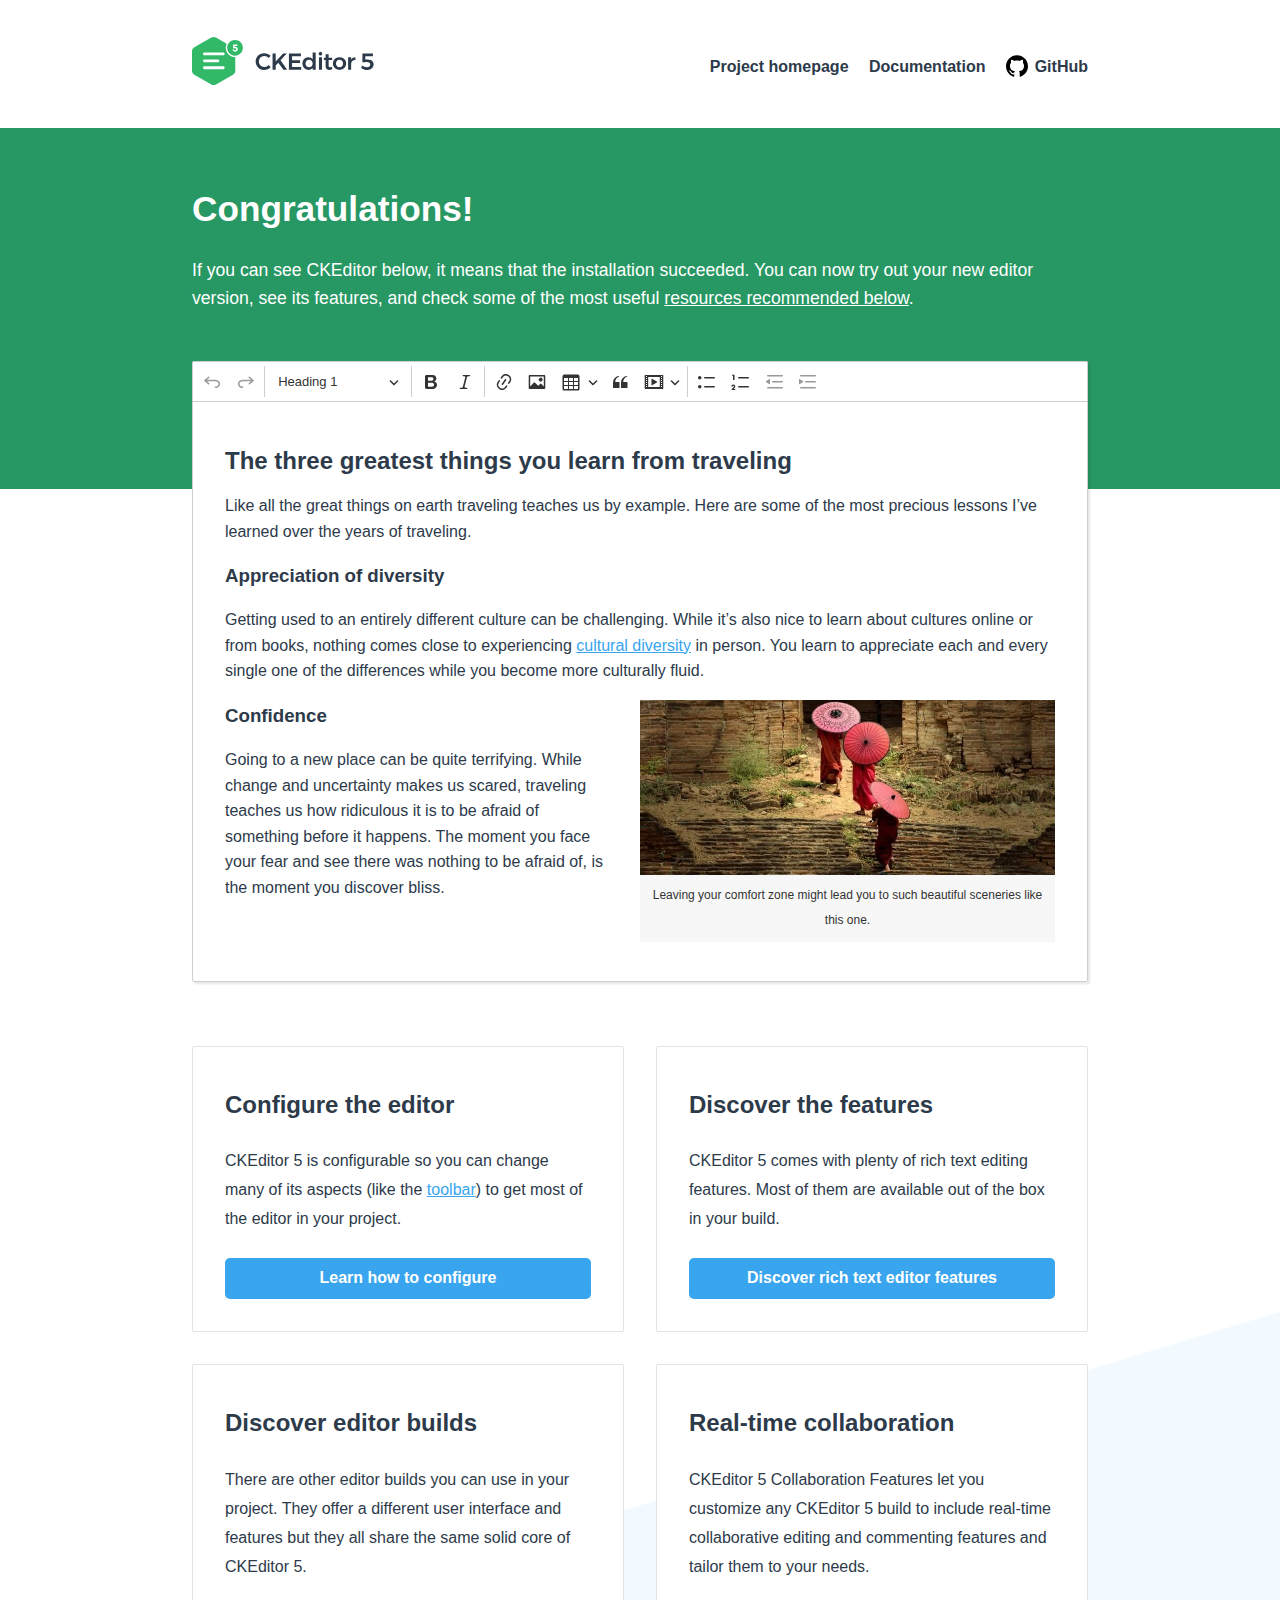
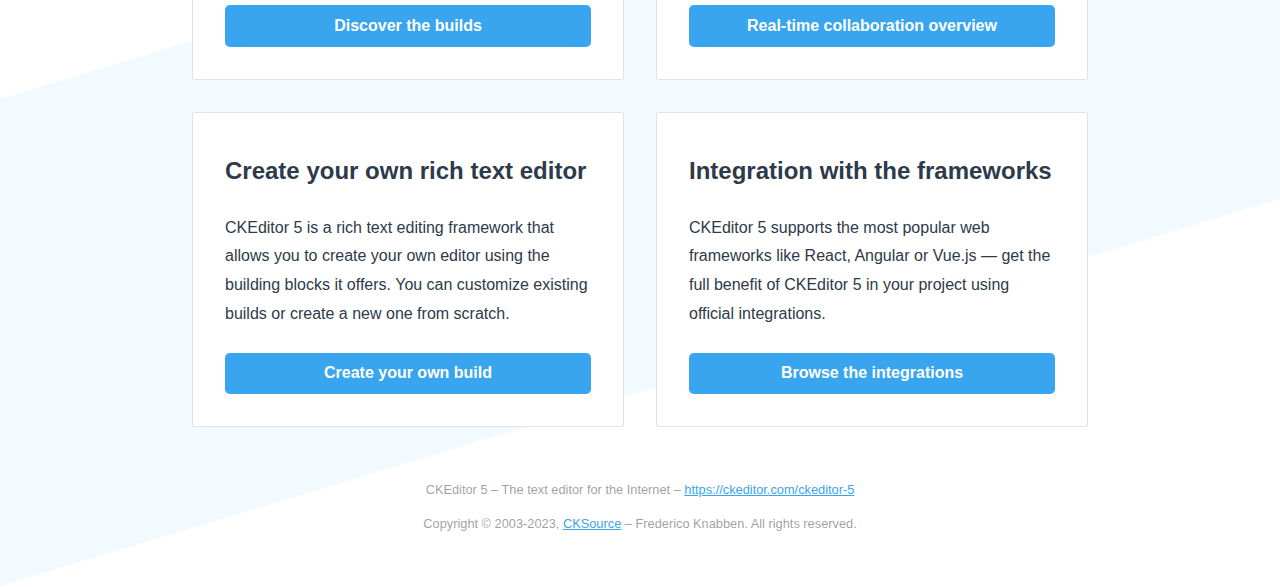
<file: web/wwwroot/ckeditor5-build-classic/index.html>
<!DOCTYPE html>
<!--
Copyright (c) 2003-2023, CKSource Holding sp. z o.o. All rights reserved.
For licensing, see LICENSE.md or https://ckeditor.com/legal/ckeditor-oss-license
-->
<html lang="en">
<head>
	<meta charset="utf-8">
	<meta name="viewport" content="width=device-width, initial-scale=1.0, maximum-scale=1.0" />
	<link type="text/css" href="sample/css/sample.css" rel="stylesheet" media="screen" />
	<title>CKEditor 5 – classic editor build sample</title>
</head>
<body>

<header>
	<div class="centered">
		<h1><a href="https://ckeditor.com/ckeditor-5"><img src="sample/img/logo.svg" alt="WYSIWYG editor - CKEditor 5" /></a></h1>

		<input type="checkbox" id="menu-toggle" />
		<label for="menu-toggle"></label>
		  
		<nav>
			<ul>
				<li><a href="https://ckeditor.com/ckeditor-5">Project homepage</a></li>
				<li><a href="https://ckeditor.com/docs/">Documentation</a></li>
				<li><a href="https://github.com/ckeditor/ckeditor5">GitHub</a></li>
			</ul>
		</nav>
	</div>
</header>

<main>
	<div class="message">
		<div class="centered">
			<h1>Congratulations!</h1>

			<p>If you can see CKEditor below, it means that the installation succeeded. You can now try out your new editor version, see its features,
			and check some of the most useful <a href="#references">resources recommended below</a>.</p>
		</div>
	</div>
	<div class="centered">
		<div id="editor">
			<h2>The three greatest things you learn from traveling</h2>

			<p>Like all the great things on earth traveling teaches us by example. Here are some of the most precious lessons I’ve learned over the years of traveling.</p>

			<h3>Appreciation of diversity</h3>

			<p>Getting used to an entirely different culture can be challenging. While it’s also nice to learn about cultures online or from books, nothing comes close to experiencing <a href="https://en.wikipedia.org/wiki/Cultural_diversity">cultural diversity</a> in person. You learn to appreciate each and every single one of the differences while you become more culturally fluid.</p>

			<figure class="image image-style-side"><img src="sample/img/umbrellas.jpg" alt="Three Monks walking on ancient temple.">
				<figcaption>Leaving your comfort zone might lead you to such beautiful sceneries like this one.</figcaption>
			</figure>

			<h3>Confidence</h3>

			<p>Going to a new place can be quite terrifying. While change and uncertainty makes us scared, traveling teaches us how ridiculous it is to be afraid of something before it happens. The moment you face your fear and see there was nothing to be afraid of, is the moment you discover bliss.</p>
		</div>

		<div id="references">
			<section>
				<h2>Configure the editor</h2>
				<p>CKEditor 5 is configurable so you can change many of its aspects (like the <a href="https://ckeditor.com/docs/ckeditor5/latest/builds/guides/integration/configuration.html#toolbar-setup">toolbar</a>) to get most of the editor in your project.</p>
				<p><a href="https://ckeditor.com/docs/ckeditor5/latest/builds/guides/integration/configuration.html">Learn how to configure</a></p>
			</section>

			<section>
				<h2>Discover the features</h2>
				<p>CKEditor 5 comes with plenty of rich text editing features. Most of them are available out of the box in your build.</p>
				<p><a href="https://ckeditor.com/docs/ckeditor5/latest/features/index.html">Discover rich text editor features</a></p>				</section>

			<section>
				<h2>Discover editor builds</h2>
				<p>There are other editor builds you can use in your project. They offer a different user interface and features but they all share the same solid core of CKEditor 5.</p>
				<p><a href="https://ckeditor.com/docs/ckeditor5/latest/builds/guides/overview.html">Discover the builds</a></p>
			</section>

			<section>
				<h2>Real-time collaboration</h2>
				<p>CKEditor 5 Collaboration Features let you customize any CKEditor 5 build to include real-time collaborative editing and commenting features and tailor them to your needs.</p>
				<p><a href="https://ckeditor.com/docs/ckeditor5/latest/features/collaboration/collaboration.html">Real-time collaboration overview</a></p>
			</section>

			<section>
				<h2>Create your own rich text editor</h2>
				<p>CKEditor 5 is a rich text editing framework that allows you to create your own editor using the building blocks it offers. You can customize existing builds or create a new one from scratch.</p>
				<p><a href="https://ckeditor.com/docs/ckeditor5/latest/builds/guides/development/custom-builds.html">Create your own build</a></p>
			</section>

			<section>
				<h2>Integration with the frameworks</h2>
				<p>CKEditor 5 supports the most popular web frameworks like React, Angular or Vue.js &mdash; get the full benefit of CKEditor 5 in your project using official integrations.</p>
				<p><a href="https://ckeditor.com/docs/ckeditor5/latest/builds/guides/integration/frameworks/overview.html">Browse the integrations</a></p>
			</section>	
		</div>
	</div>
</main>

<footer>
	<div>
		<p>CKEditor 5 – The text editor for the Internet – <a href="https://ckeditor.com/ckeditor-5">https://ckeditor.com/ckeditor-5</a></p>
		<p>Copyright © 2003-2023, <a href="https://cksource.com/">CKSource</a> – Frederico Knabben. All rights reserved.</p>
	</div>
</footer>

<script src="ckeditor.js"></script>

<script>
	ClassicEditor
		.create( document.querySelector( '#editor' ), {
			// toolbar: [ 'heading', '|', 'bold', 'italic', 'link' ]
		} )
		.then( editor => {
			window.editor = editor;
		} )
		.catch( err => {
			console.error( err.stack );
		} );
</script>

</body>
</html>
</file>
<file: web/wwwroot/ckeditor5-build-classic/sample/css/sample.css>
/**
 * @license Copyright (c) 2003-2023, CKSource Holding sp. z o.o. All rights reserved.
 * For licensing, see LICENSE.md or https://ckeditor.com/legal/ckeditor-oss-license
 */

:root {
	--ck-sample-base-spacing: 2em;
	--ck-sample-color-white: #fff;
	--ck-sample-color-green: #279863;
}

body, html {
	padding: 0;
	margin: 0;

	font-family: sans-serif, Arial, Verdana, "Trebuchet MS", "Apple Color Emoji", "Segoe UI Emoji", "Segoe UI Symbol";
	font-size: 16px;
	line-height: 22px;
}

body {
	height: 100%;
	color: #2D3A4A;
	background-image: url(../img/bg.png);
	background-repeat: no-repeat;
	background-position: 50% 100%;
	background-size: 100% auto;
}

body * {
	box-sizing: border-box;
}

a {
	color: #38A5EE;
}

abbr {
	border-bottom: 1px dotted #333;
	text-decoration: none;
}

.centered {
	max-width: 960px;
	margin: 0 auto;
	padding: 0 var(--ck-sample-base-spacing);
}

/* --------- HEADER ---------------------------------------------------------------------------- */

header .centered {
	display: flex;
	flex-flow: row nowrap;
	justify-content: space-between;
	align-items: center;
	min-height: 8em;
}

header h1 {
	margin: 0;
	font-size: 1em;
	display: inline-block;
}

header h1 a {
	display: inline-block;
	line-height: 0;
}

header h1 img {
	height: 3em;
}

header nav ul {
	margin: 0;
	padding: 0;
	list-style-type: none;
}

header nav ul li {
	display: inline-block;
}

header nav ul li + li {
	margin-left: 1em;
}

header nav ul li a {
	font-weight: bold;
	text-decoration: none;
	color: #2D3A4A;
}

header nav ul li a:hover {
	text-decoration: underline;
}

header nav ul li:last-child a::before {
	content: url(../img/github.svg);
	width: 1.4em;
	height: 1.4em;
	display: inline-block;
	margin-right: .4em;
	position: relative;
	top: .3em;
}

header input {
	display: none;
}

header label {
	display: none;
}

/* --------- MAIN ------------------------------------------------------------------------------- */

main .message {
	padding: 0 0 var(--ck-sample-base-spacing);
	background: var(--ck-sample-color-green);
	color: var(--ck-sample-color-white);
}

main .message::after {
	content: "";
	z-index: -1;
	display: block;
	height: 10em;
	width: 100%;
	background: var(--ck-sample-color-green);
	position: absolute;
	left: 0;
}

main .message h1 {
	padding-top: var(--ck-sample-base-spacing);
	margin: 0 0 1em;
	font-size: 2.2em;
}

main .message p {
	font-size: 1.1em;
	line-height: 1.6em;
}

main .message p a {
	color: var(--ck-sample-color-white);
}

main #editor {
	background: var(--ck-sample-color-white);
	box-shadow: 2px 2px 2px rgba(0,0,0,.1);
	border: 1px solid #DFE4E6;			
	border-bottom-color: #cdd0d2;
	border-right-color: #cdd0d2;
}

main .ck.ck-editor {
	box-shadow: 2px 2px 2px rgba(0,0,0,.1);
}

main .ck.ck-content {
	font-size: 1em;
	line-height: 1.6em;
	margin-bottom: 0.8em;
	min-height: 200px;
	padding: 1.5em 2em;
}

main #references {
	margin: 4em 0 var(--ck-sample-base-spacing);
	display: grid;
	grid-template-columns: repeat( auto-fit, minmax(320px, 1fr) );
	grid-gap: var(--ck-sample-base-spacing);
}

main #references > section {
	background: var(--ck-sample-color-white);
	border-radius: 2px;
	border: 1px solid #DFE4E6;			
	padding: var(--ck-sample-base-spacing);
	line-height: 1.8em;

	display: flex;
	flex-flow: column nowrap;
	justify-content: space-between;
}

main #references > section h2 {
	margin: .5em 0;
}

main #references > section p:first-of-type {
	flex: 1 0 auto;
}

main #references > section p:last-child {
	margin: calc(.25*var(--ck-sample-base-spacing)) 0 0;
}

main #references > section p:last-child a {
	background: #38A5EE;
	border-radius: 5px;
	padding: .4em 1em;
	color: var(--ck-sample-color-white);
	text-decoration: none;
	font-weight: bold;
	display: block;
	text-align: center;
}

main #references > section p:last-child a:hover {
	background: #218cd4;
}

/* --------- MAIN / DOCUMENT EDITOR --------------------------------------------------------------- */

main .document-editor {
	border: 1px solid #DFE4E6;
	border-bottom-color: #cdd0d2;
	border-right-color: #cdd0d2;
	border-radius: 2px;
	max-height: 700px;
	display: flex;
	flex-flow: column nowrap;
	box-shadow: 2px 2px 2px rgba(0,0,0,.1);
}

main .toolbar-container {
	z-index: 1;
	position: relative;
	box-shadow: 2px 2px 1px rgba(0,0,0,.05);
}

main .toolbar-container .ck.ck-toolbar {
	border-top-width: 0;
	border-left-width: 0;
	border-right-width: 0;
	border-radius: 0;
}

main .content-container {
	padding: var(--ck-sample-base-spacing);
	background: #eee;
	overflow-y: scroll;
}

main .content-container #editor {
	border-top-left-radius: 0;
	border-top-right-radius: 0;

	width: 15.8cm;
	min-height: 21cm;
	padding: 1cm 1cm 2cm;
	margin: 0 auto;
	box-shadow: 2px 2px 1px rgba(0,0,0,.05);
}

/* --------- FOOTER ------------------------------------------------------------------------------- */

footer {
	margin: calc(2*var(--ck-sample-base-spacing)) var(--ck-sample-base-spacing);
	font-size: .8em;
	text-align: center;
	color: rgba(0,0,0,.4);
}

/* --------- RWD ------------------------------------------------------------------------------- */

@media (max-width: 900px) {
	header .centered {
		padding-top: var(--ck-sample-base-spacing);
		padding-bottom: var(--ck-sample-base-spacing);
		flex-flow: column nowrap;
		align-items: stretch;
		min-height: unset;
	}

	header h1 {
		text-align: center;
		margin-bottom: var(--ck-sample-base-spacing);
	}

	header nav ul {
		text-align: center;
	}
}

@media (max-width: 600px) {
	header .centered {
		padding-left: 0;
		padding-right: 0;
	}

	header nav {
		position: absolute;
		top: 0;
		left: 0;
		right: 0;		
		background: #fff;
		padding: 1em 0;
		transition: all .4s ease-out;
		transform: translateY(-100%);
		overflow: hidden;
	}

	header h1 {
		margin: 0;
	}

	header nav ul li {
		display: block;
		line-height: 3em;
		margin-bottom: 1px;
	}

	header nav ul li a {
		display: block;
	}

	header nav ul li a:hover {
		background: #eee;
	}

	header nav ul li + li {
		margin-left: 0;
	}

	header label {
		display: block;
		color: #fff;
		width: 40px;
		height: 40px;
		position: absolute;
		top: 10px;
		left: 10px;
		z-index: 1;
		transition: transform .2s ease-out;
		transform: rotate(0deg);
		background: url([data-uri]) center center no-repeat;
	}

	header input:checked ~ nav {
		transform: translateY(0%);
		box-shadow: 0 3px 3px rgba(0,0,0,.1);		
	}

	header input:checked ~ label {
		background-image: url([data-uri]);
		transform: rotate(180deg);
	}

	main #references {
		grid-template-columns: repeat( auto-fit, minmax(240px, 1fr) );
	}
}
</file>
